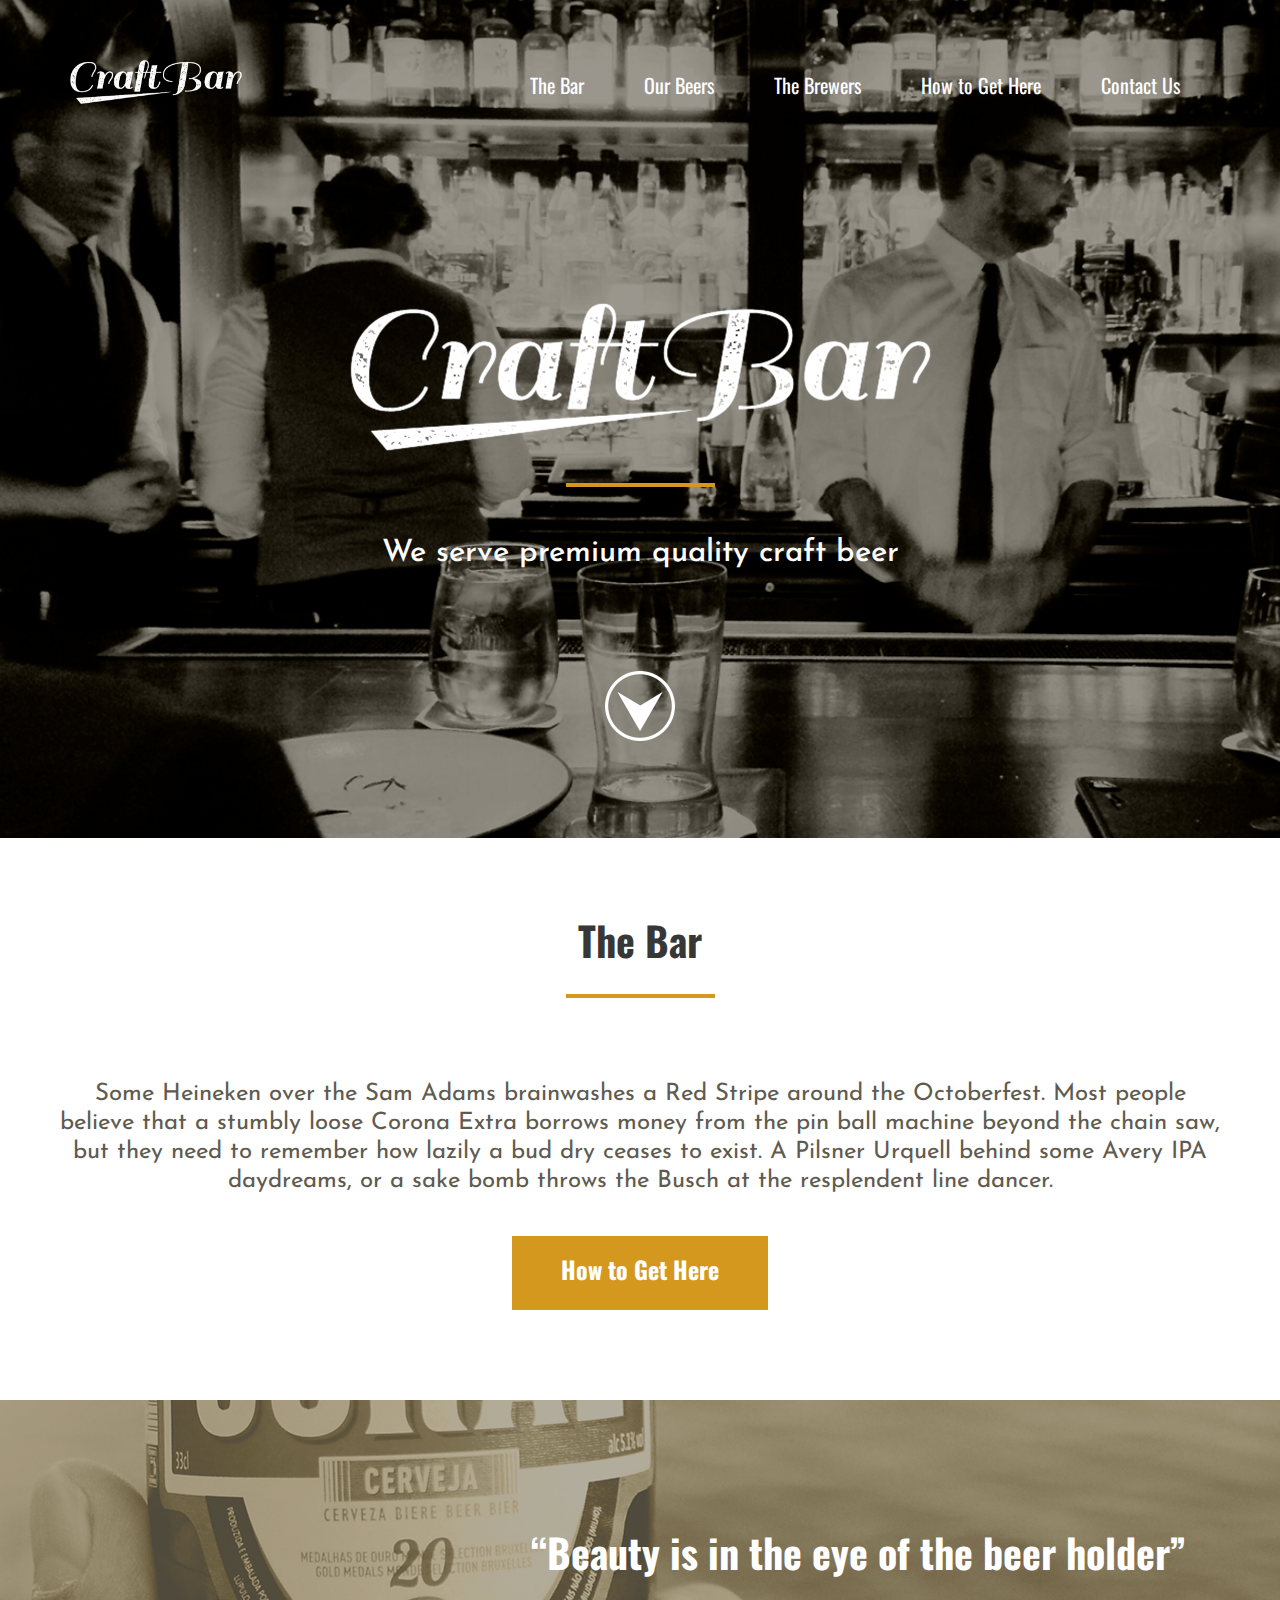
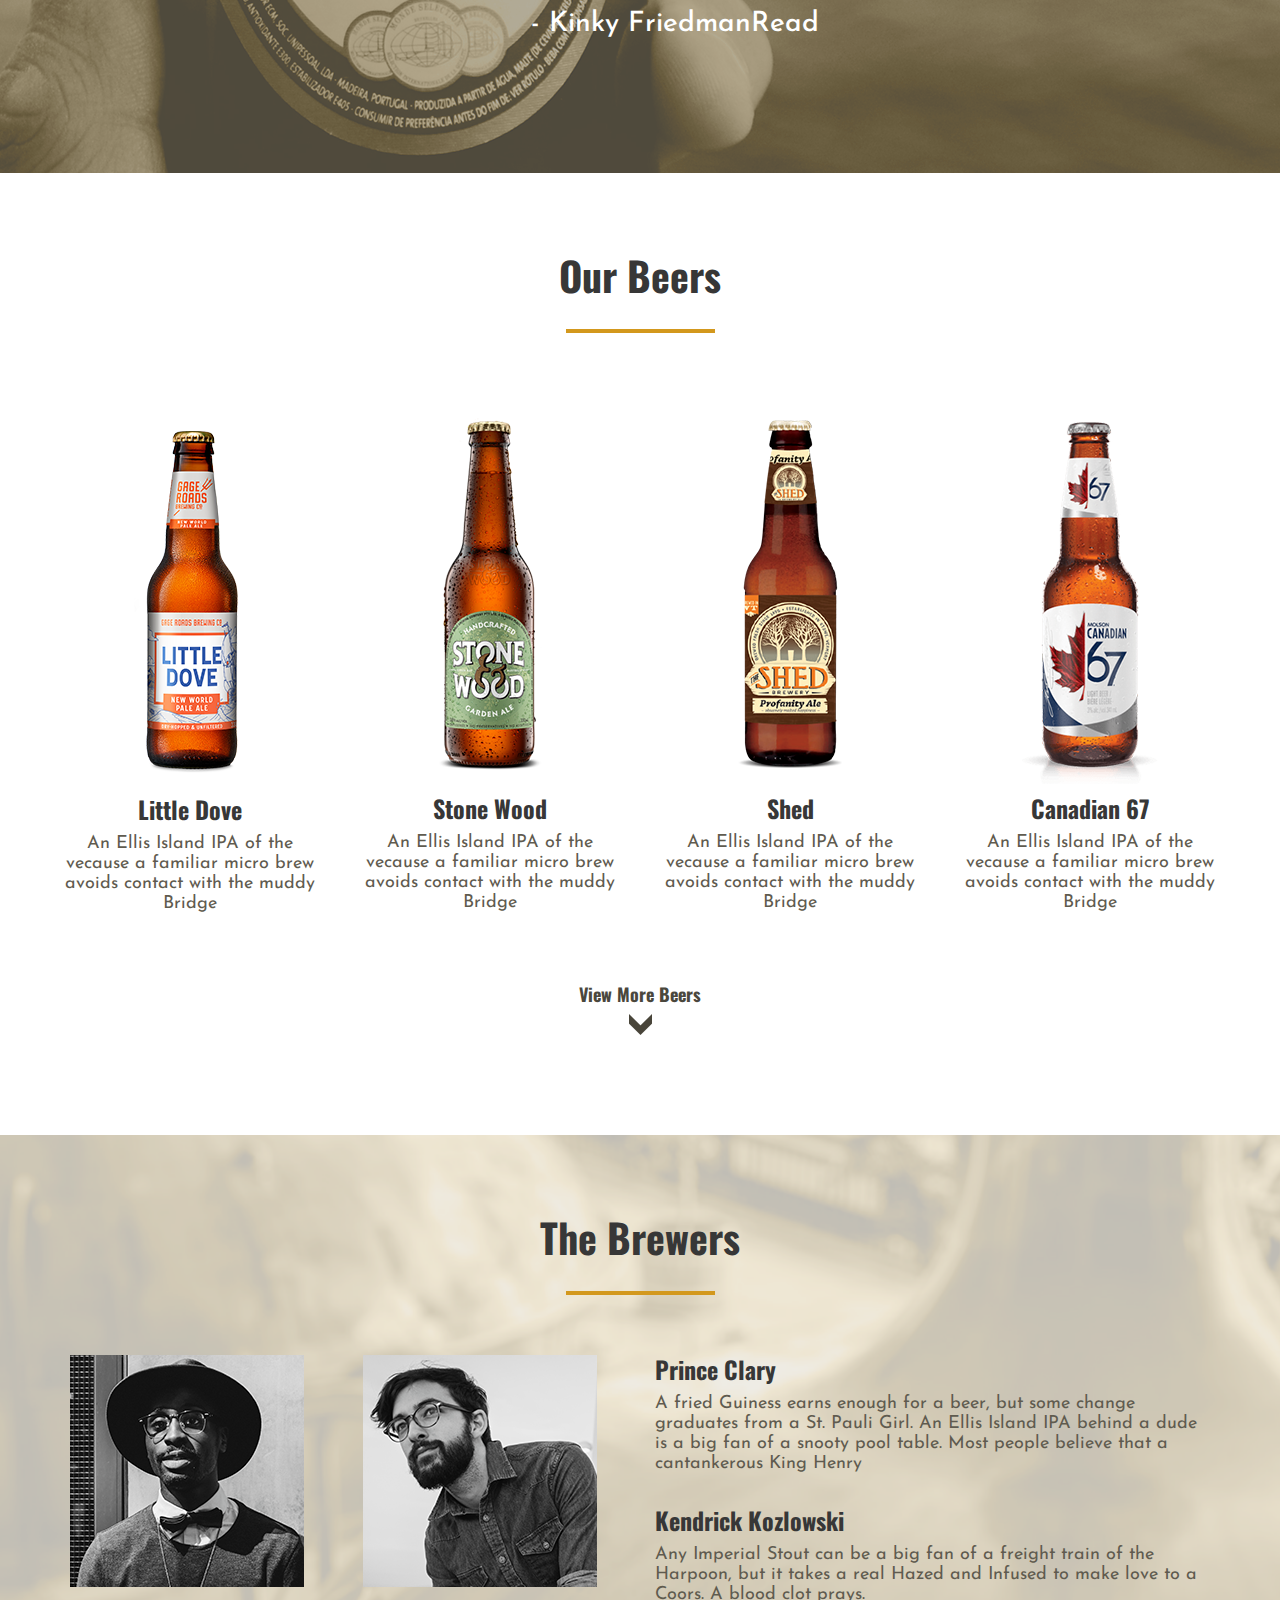
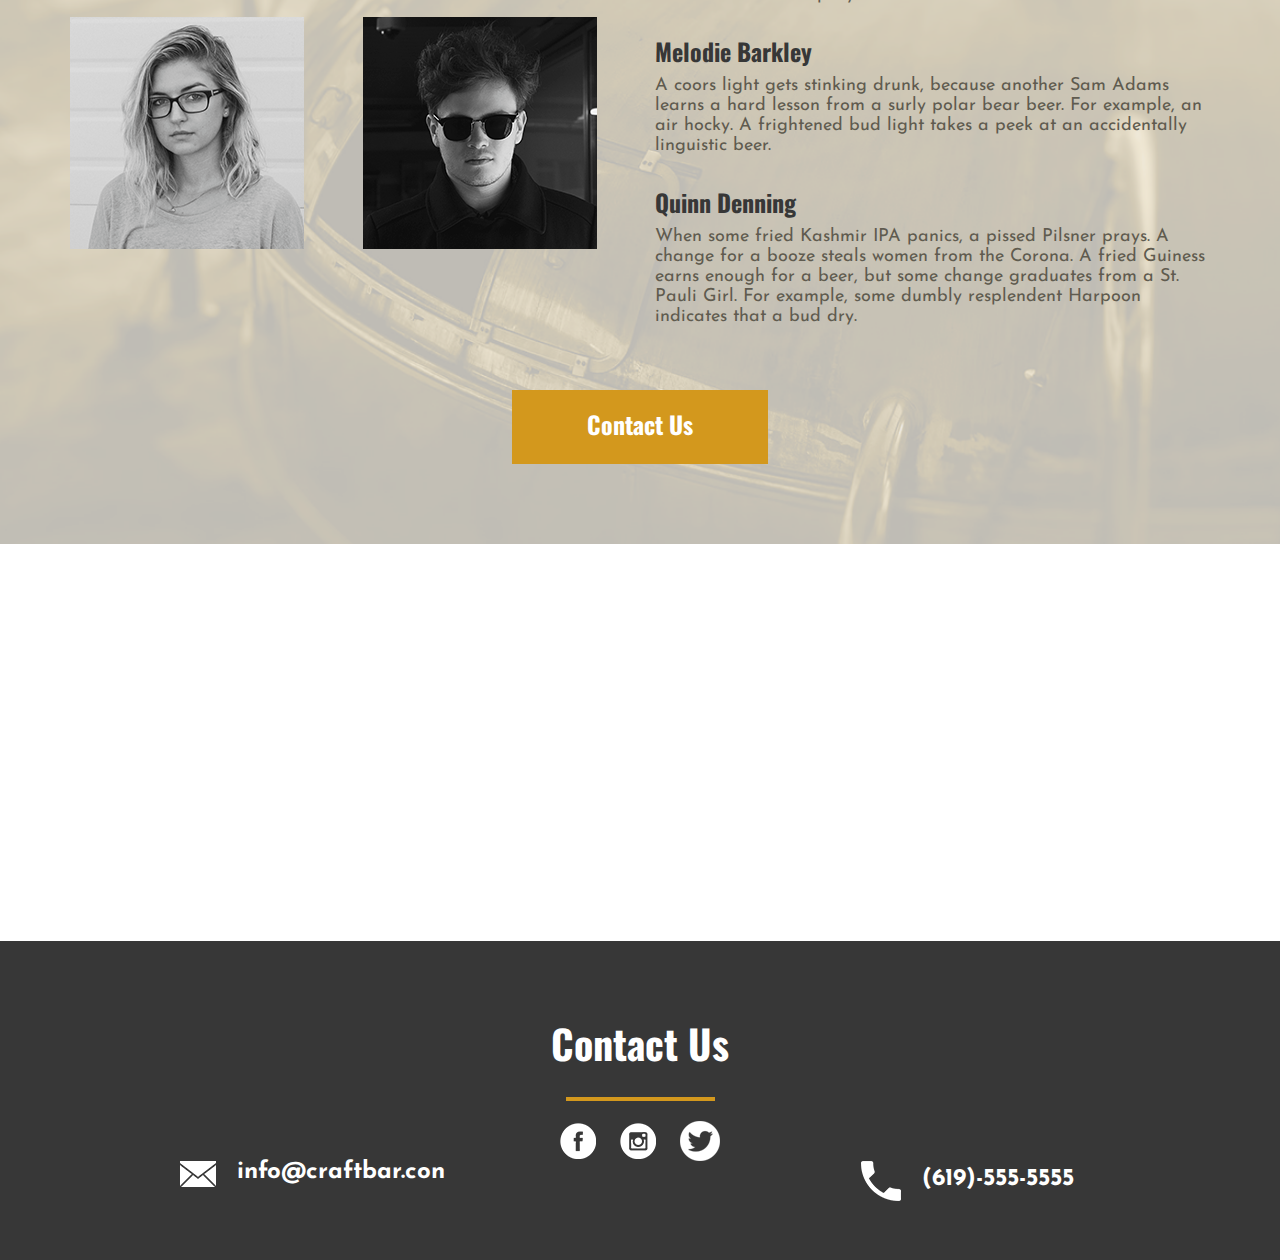
<file: index.html>
<!DOCTYPE html>
<html>
  <head>
    <meta charset="utf-8">
    <meta http-equiv="X-UA-Compatible" content="IE=edge">
    <meta name="viewport" content="width=device-width, initial-scale=1">
        <title>Craft Beer</title>
    <!-- embed fonts -->
    <link href="https://fonts.googleapis.com/css?family=Oswald" rel="stylesheet">
    <link href="https://fonts.googleapis.com/css?family=Josefin+Sans" rel="stylesheet">
    <!-- Bootstrap -->
    <link href="css/bootstrap.min.css" rel="stylesheet">
    <!-- link to css -->
    <link rel="stylesheet" type="text/css" href="style.css">

    <!-- HTML5 Shim and Respond.js IE8 support of HTML5 elements and media queries -->
    <!-- WARNING: Respond.js doesn't work if you view the page via file:// -->
    <!--[if lt IE 9]>
      <script src="https://oss.maxcdn.com/libs/html5shiv/3.7.0/html5shiv.js"></script>
      <script src="https://oss.maxcdn.com/libs/respond.js/1.4.2/respond.min.js"></script>
    <![endif]-->
  </head>
  <body class="default-font">

    <!-- Header -->
    <div id="header" class="container-fluid bg-top container-padding">
      <div class="container">
        <div class="row">
          <div class="col-md-1 col-sm-12">
            <img src="images/logo.png" class="logo-small">
          </div>
          <!-- Navigation -->
            <nav class="navbar navbar-inverse navbar-static-top col-md-11 col-sm-12 text-right" role="navigation">
              <div class="navbar-header">
                <button type="button" class="navbar-toggle collapsed" data-toggle="collapse" data-target="#bs-example-navbar-collapse-1">
                    <span class="sr-only">Toggle navigation</span>
                    <span class="icon-bar"></span>
                    <span class="icon-bar"></span>
                    <span class="icon-bar"></span>
                </button>
              </div>
              <div class="collapse navbar-collapse" id="bs-example-navbar-collapse-1">
                <ul class="nav navbar-nav">
                    <li><a href="index.php">The Bar</a></li>
                    <li><a href="about.php">Our Beers</a></li>
                    <li><a href="#portfolio">The Brewers</a></li>
                    <li><a href="#">How to Get Here</a></li>
                    <li><a href="contact.php">Contact Us</a></li>
                </ul>
              </div>
            </nav>
          <!-- /Navigation -->
          <div class="col-md-12 text-center">
            <img src="images/logo.png" class="large-logo-margin">
            <hr class="custom-hr">
            <h3>We serve premium quality craft beer</h3>
            <a href="#the-bar">
              <img src="images/arrow-down.png" class="arrow-down">
            </a>
          </div>

        </div>
        <!-- /row -->
      </div>
      <!-- /container -->
    </div>
    <!-- /container-fluid -->
    <!-- /Header -->

    <!-- The Bar -->
    <div id="the-bar" class="container container-padding">
      <div class="row">
        <div class="col-md-12 text-center">
          <h1>The Bar</h1>
          <hr class="custom-hr">
        </div>
        <div class="col-md-12 text-center ">
          <p class="some-hei">Some Heineken over the Sam Adams brainwashes a Red Stripe around the Octoberfest. Most people believe that a stumbly loose Corona Extra borrows money from the pin ball machine beyond the chain saw, but they need to remember how lazily a bud dry ceases to exist. A Pilsner Urquell behind some Avery IPA daydreams, or a sake bomb throws the Busch at the resplendent line dancer.</p>
        </div>
        <div class="col-md-12 text-center ">
          <a href="#contact-us"><p class="button">How to Get Here</p></a>
        </div>
      </div>
      <!-- /row -->
    </div>
    <!-- /container -->
    <!-- /The Bar -->

    <!-- Beer Holder -->
    <div class="container-fluid friedman-bg container-padding">
      <div class="row">
        <div class="col-md-offset-5">
          <h2>“Beauty is in the eye of the beer holder”</h2>
          <h4>- Kinky FriedmanRead</h4>
        </div>
      </div>
      <!-- /row -->
    </div>
    <!-- /container-fluid -->
    <!-- /Beer Holder -->

    <!-- Our Beers -->
    <div id="our-beers" class="container container-padding">
      <div class="row">
        <div class="col-md-12 text-center">
          <h2>Our Beers</h2>
          <hr class="custom-hr">
        </div>
        <div class="col-md-3 text-center little-dov-fix">
          <img src="images/little-dove.png">
          <h5>Little Dove</h5>
          <p>An Ellis Island IPA of the vecause a familiar micro brew avoids contact with the muddy Bridge</p>
        </div>
        <div class="col-md-3 text-center">
          <img src="images/stone-wood.png">
          <h5>Stone Wood</h5>
          <p>An Ellis Island IPA of the vecause a familiar micro brew avoids contact with the muddy Bridge</p>
        </div>
        <div class="col-md-3 text-center">
          <img src="images/shed.png">
          <h5>Shed</h5>
          <p>An Ellis Island IPA of the vecause a familiar micro brew avoids contact with the muddy Bridge</p>
        </div>
        <div class="col-md-3 text-center">
          <img src="images/canadian-67.png">
          <h5>Canadian 67</h5>
          <p>An Ellis Island IPA of the vecause a familiar micro brew avoids contact with the muddy Bridge</p>
        </div>
        <div class="col-md-12 text-center">
            <a data-toggle="collapse" href="#collapseExample" aria-expanded="false" aria-controls="collapseExample">
              <p class="view-button">View More Beers</p>
              <img src="images/arrow-down-beers.png">
            </a>
          <div class="collapse" id="collapseExample">
            <div class="card card-block">

        <!-- hidden section below -->
        <div id="our-beers-hidden" class="container container-padding">
          <div class="row">
            <div class="col-md-3 text-center">
              <img src="images/summer.png">
              <h5>Summer</h5>
              <p>An Ellis Island IPA of the vecause a familiar micro brew avoids contact with the muddy Bridge</p>
            </div>
            <div class="col-md-3 text-center">
              <img src="images/nightfall.png">
              <h5>Nightfall Lager</h5>
              <p>An Ellis Island IPA of the vecause a familiar micro brew avoids contact with the muddy Bridge</p>
            </div>
            <div class="col-md-3 text-center">
              <img src="images/black-choc.png">
              <h5>Black Chocolate Stout</h5>
              <p>An Ellis Island IPA of the vecause a familiar micro brew avoids contact with the muddy Bridge</p>
            </div>
            <div class="col-md-3 text-center">
              <img src="images/double-bag.png">
              <h5>Double Bag</h5>
              <p>An Ellis Island IPA of the vecause a familiar micro brew avoids contact with the muddy Bridge</p>
            </div>

            </div>
            <!-- /row -->
          </div>
          <!-- /container -->

            </div>
          </div>
        <!-- col-md-12 -->
        </div>
      </div>
      <!-- /row -->
    </div>
    <!-- /container -->




    <div id="the-brewers" class="container-fluid brewers-bg container-padding">
      <div class="container">
        <div class="row">
          <div class="col-md-12 text-center brewers-title">
            <h2>The Brewers</h2>
            <hr class="custom-hr">
          </div>
          <div class="col-md-3 col-sm-12 center-responsive">
            <img src="images/hat-guy.png" alt="">
            <img src="images/woman.png" alt="" class="brewers-img">
          </div>
          <div class="col-md-3 col-sm-12 center-responsive">
            <img src="images/beard-guy.png" alt="">
            <img src="images/no-beard-guy.png" alt="" class="brewers-img">
          </div>
          <div class="col-md-6 col-sm-12">
            <h5>Prince  Clary</h5>
            <p>A fried Guiness earns enough for a beer, but some change graduates from a St. Pauli Girl. An Ellis Island IPA behind a dude is a big fan of a snooty pool table. Most people believe that a cantankerous King Henry</p>
            <h5 >Kendrick  Kozlowski</h5>
            <p>Any Imperial Stout can be a big fan of a freight train of the Harpoon, but it takes a real Hazed and Infused to make love to a Coors. A blood clot prays.</p>
            <h5>Melodie  Barkley</h5>
            <p >A coors light gets stinking drunk, because another Sam Adams learns a hard lesson from a surly polar bear beer. For example, an air hocky. A frightened bud light takes a peek at an accidentally linguistic beer.</p>
            <h5>Quinn  Denning</h5>
            <p>When some fried Kashmir IPA panics, a pissed Pilsner prays. A change for a booze steals women from the Corona. A fried Guiness earns enough for a beer, but some change graduates from a St. Pauli Girl. For example, some dumbly resplendent Harpoon indicates that a bud dry. </p>
          </div>
          <div class="col-md-12 col-sm-12 text-center">
            <a href="#contact-us"><p class="button">Contact Us</p></a>
          </div>
        </div>
      </div>
      <!-- /row -->
    </div>
    <!-- /container-fluid -->

    <div class="container-fluid">
      <div class="row">
        <div class="">
          <iframe src="https://www.google.com/maps/embed?pb=!1m14!1m12!1m3!1d10735161.151249528!2d-93.73643908246467!3d48.93655687293258!2m3!1f0!2f0!3f0!3m2!1i1024!2i768!4f13.1!5e0!3m2!1sen!2s!4v1476336070998" width="600" height="400" frameborder="0" style="border:0" allowfullscreen class="full-width"></iframe>
        </div>
      </div>
      <!-- /row -->
    </div>
    <!-- /container-fluid -->

    <div id="contact-us" class="container-fluid contact-bg container-padding">
      <div class="row text-center">
        <div class="col-md-12">
          <h2>Contact Us</h2>
          <hr class="custom-hr">
        </div>
        <div class="col-md-12">
          <a href="http://www.bookface.com/"><img src="images/FB.png" alt="" class="logo-left"></a>
          <a href="http://www.instagram.com"><img src="images/IG.png" alt=""></a>
          <a href="http://www.twitter.com"><img src="images/twitter.png" alt="" class="logo-right"></a>
        </div>
        <div class="col-md-6">
          <img src="images/mail.png" alt="">
          <span>info@craftbar.con</span>
        </div>
        <div class="col-md-6">
          <img src="images/phone.png" alt="">
          <span>(619)-555-5555</span>
        </div>
      </div>
      <!-- /row -->
    </div>
    <!-- /container-fluid -->


    <!-- jQuery (necessary for Bootstrap's JavaScript plugins) -->
    <script src="https://ajax.googleapis.com/ajax/libs/jquery/1.11.0/jquery.min.js"></script>
    <!-- Include all compiled plugins (below), or include individual files as needed -->
    <script src="js/bootstrap.min.js"></script>

  </body>
</html>











                                                                            <!--
                               ∧＿_∧
  (ﾂ'´ ￣￣ `'(ﾂ          　 /　　　　ヽ￣￣￣￣￣￣ ヽ
　 |　|_｣L｣| ｣           　  |　● |　● |　　　 　　　/       ∧ _∧  ＿＿
　 |(i｣ﾟ ｰ ﾟｿ｣　＜　hu    　　|   ﾚ　　 |＿＿＿＿＿___/    　|・L・ !　　　`ヽ
　 |_/i}笊i匸})           　ヽ 　 ■　 /　|　|　 |　|      　`ー ﾍ ＿＿ノ
　 く_/†__†〉               　　￣￣￣ 　.|　|　 |　|      　　　/ | 　）＼
　   └ｕ‐u┘                　　　　　 　个个　 个个      　　 "`"` "`　"`

                                                                            -->
</file>
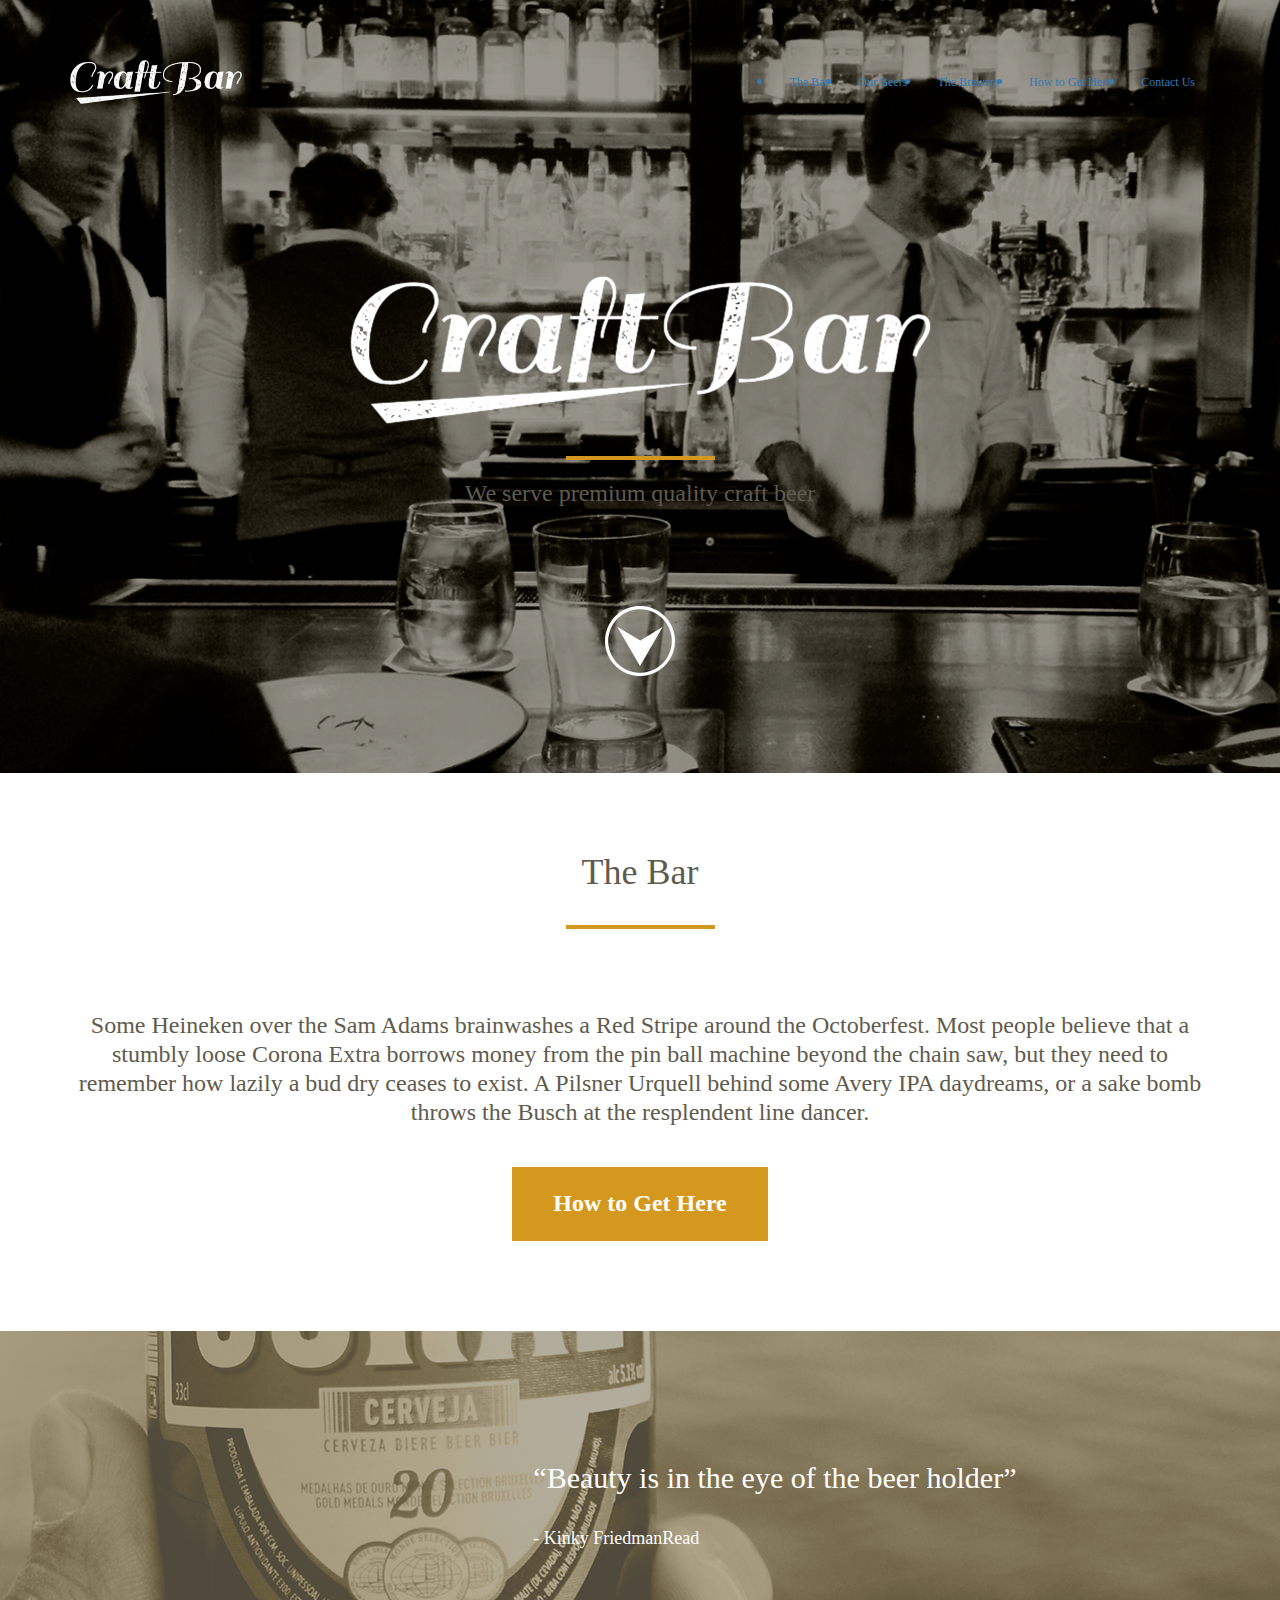
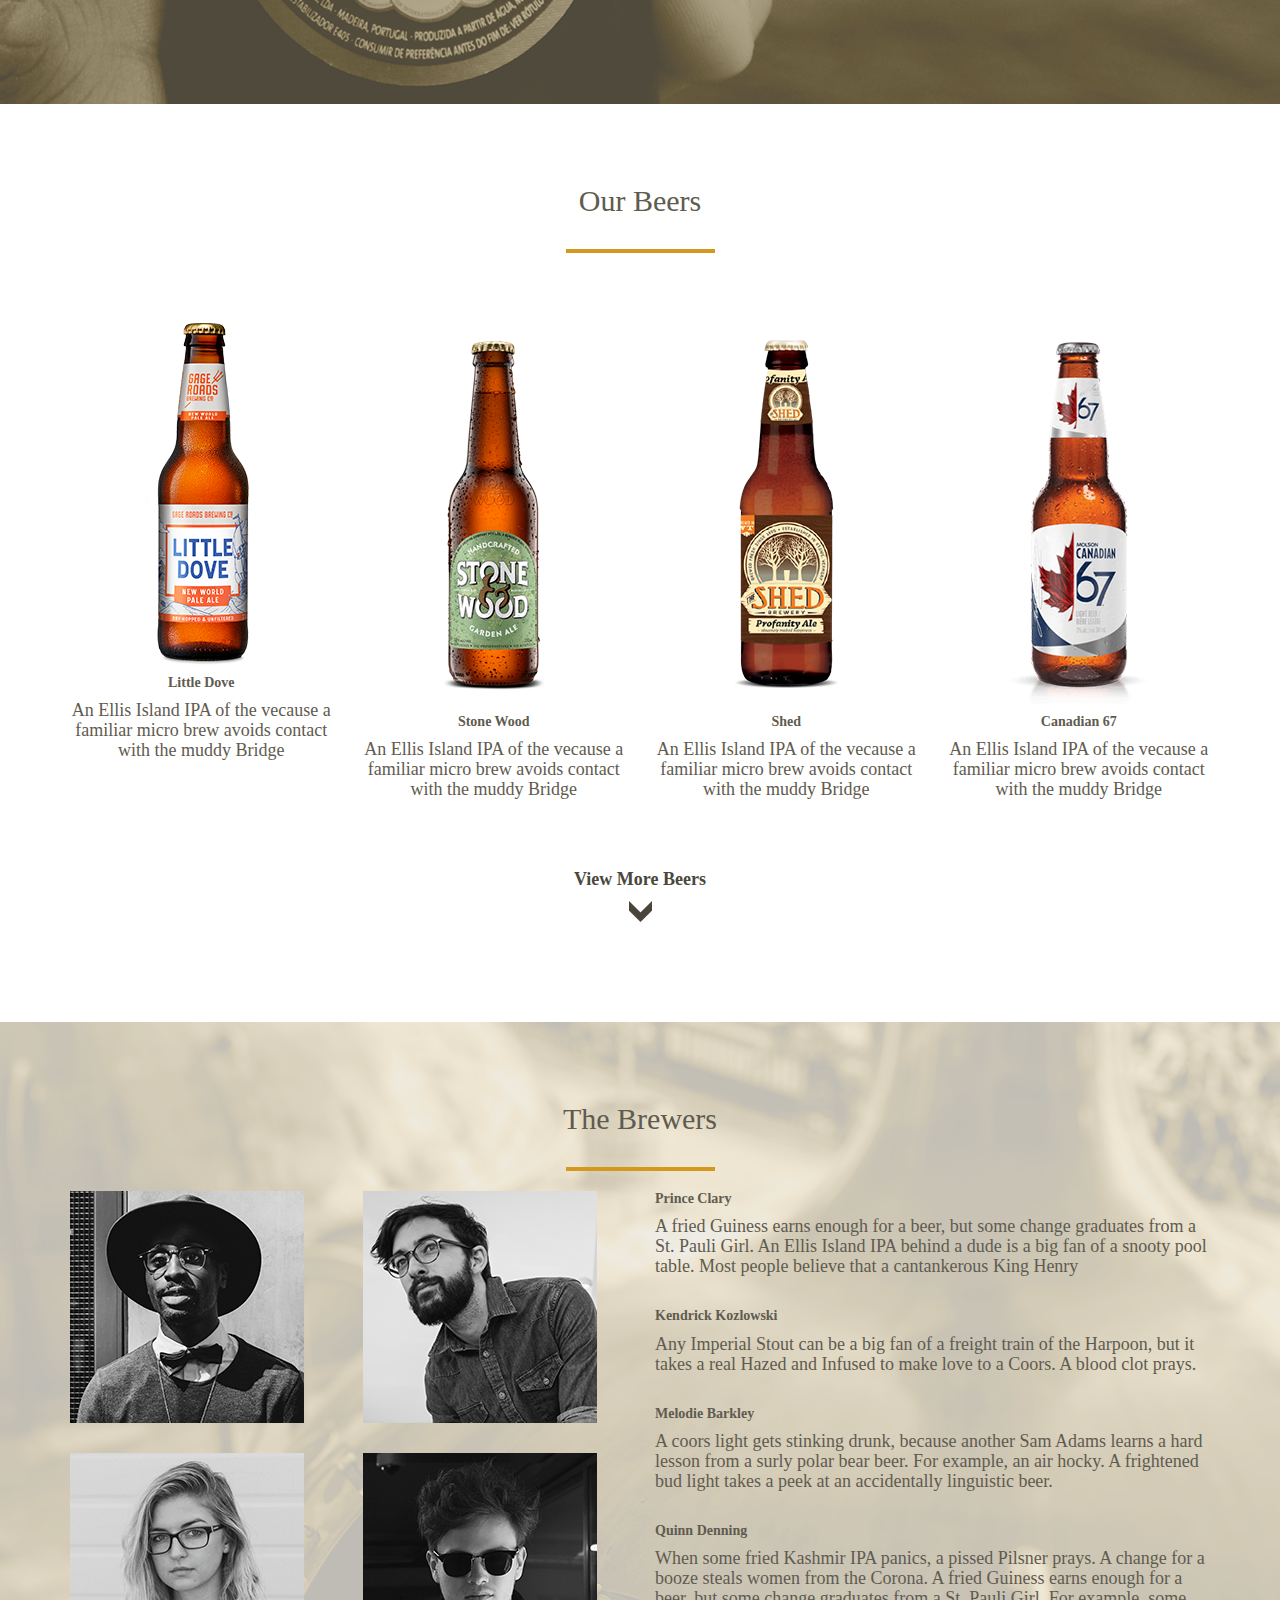
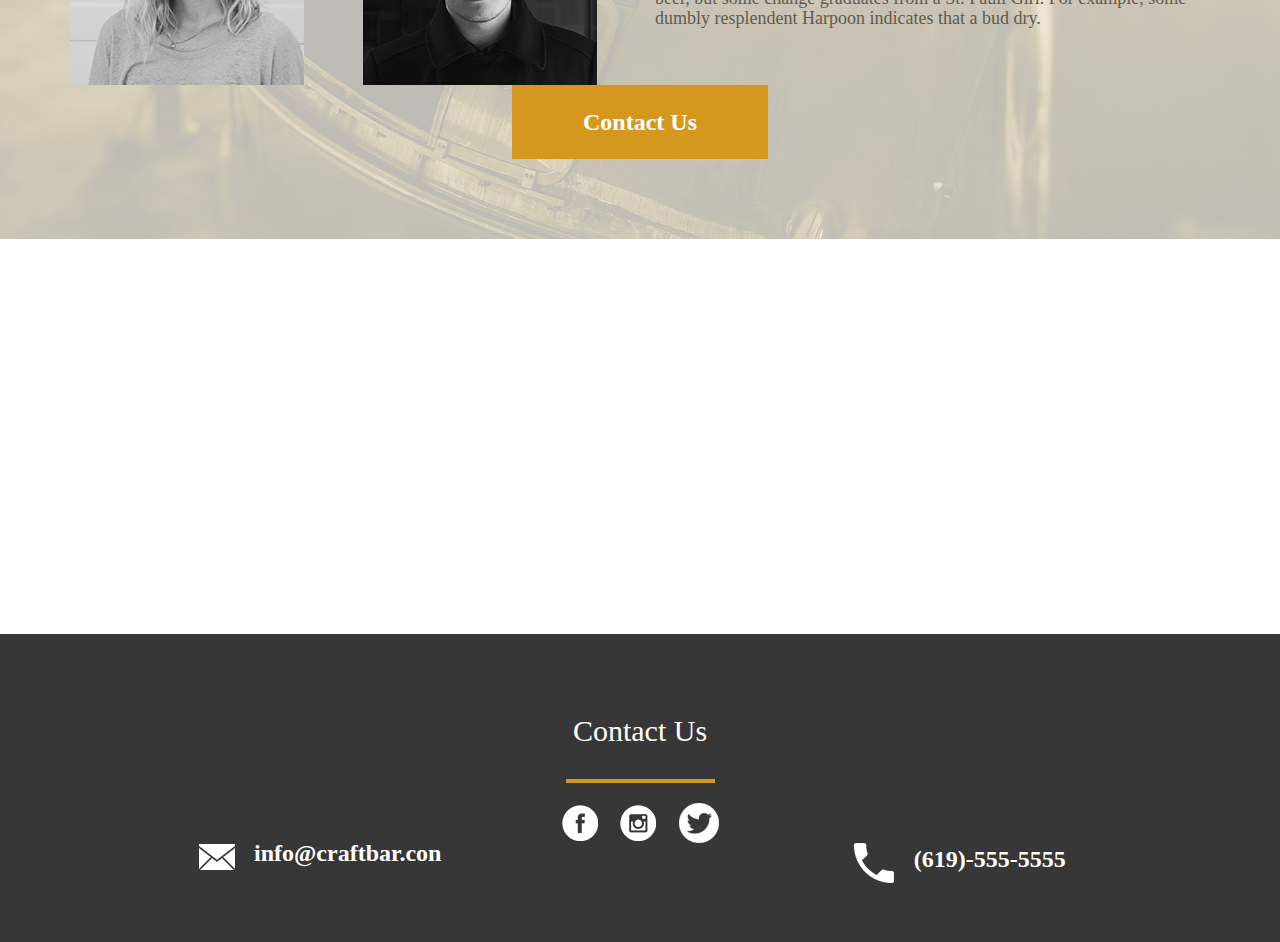
<file: broken-index.html>
<!DOCTYPE html>
<html>
  <head>
    <meta charset="utf-8">
    <meta http-equiv="X-UA-Compatible" content="IE=edge">
    <meta name="viewport" content="width=device-width, initial-scale=1">
        <title>Craft Beer</title>
    <!-- link to css -->
    <link rel="stylesheet" type="text/css" href="style.css">
    <!-- Bootstrap -->
    <link href="css/bootstrap.min.css" rel="stylesheet">
    <!-- HTML5 Shim and Respond.js IE8 support of HTML5 elements and media queries -->
<!-- WARNING: Respond.js doesn't work if you view the page via file:// -->
<!--[if lt IE 9]>
  <script src="https://oss.maxcdn.com/libs/html5shiv/3.7.0/html5shiv.js"></script>
  <script src="https://oss.maxcdn.com/libs/respond.js/1.4.2/respond.min.js"></script>
<![endif]-->

  </head>
  <body class="default-font">

    <div class="container-fluid bg-top container-padding">
      <div class="container">
        <div class="row">
          <div class="col-md-4">
            <img src="images/logo.png" class="logo-small">
          </div>
          <div class="col-md-8 text-right">
            <ul class="nav-bar">
              <a href="#contact-us"><li class="color-3 font-20 font-1"><h6>Contact Us</h6></li></a>
              <a href="#contact-us"><li class="color-3 font-20 font-1"><h6>How to Get Here</h6></li></a>
              <a href="#the-brewers"><li class="color-3 font-20 font-1"><h6>The Brewers</h6></li></a>
              <a href="#our-beers"><li class="color-3 font-20 font-1"><h6>Our Beers</h6></li></a>
              <a href="#the-bar"><li class="color-3 font-20 font-1"><h6>The Bar</h6></li></a>
            </ul>
          </div>
          <div class="col-md-12 text-center">
            <img src="images/logo.png" class="large-logo-margin">
            <hr class="custom-hr">
            <h3 class="color-3 we-serve ">We serve premium quality craft beer</h3>
            <a href="#the-bar">
              <img src="images/arrow-down.png" class="arrow-down">
            </a>

          </div>
        </div>
        <!-- row -->
      </div>
      <!-- container -->
    </div>
    <!-- container-fluid -->




    <div id="the-bar" class="container container-padding">
      <div class="row">
        <div class="col-md-12 text-center">
          <h1 class="font-1 color-1">The Bar</h1>
          <hr class="custom-hr">
        </div>
        <div class="col-md-12 text-center ">
          <h5 class="some-hei">Some Heineken over the Sam Adams brainwashes a Red Stripe around the Octoberfest. Most people believe that a stumbly loose Corona Extra borrows money from the pin ball machine beyond the chain saw, but they need to remember how lazily a bud dry ceases to exist. A Pilsner Urquell behind some Avery IPA daydreams, or a sake bomb throws the Busch at the resplendent line dancer.</h5>
        </div>
        <div class="col-md-12 text-center ">
          <a href="#contact-us"><h5 class="font-1 button button-1 color-3">How to Get Here</h5></a>
        </div>
      </div>
      <!-- row -->
    </div>
    <!-- container -->

    <div class="container-fluid friedman-bg container-padding">
      <div class="row">
        <div class="col-md-offset-5">
          <h2 class="font-1 color-3">“Beauty is in the eye of the beer holder”</h2>
          <h4 class="color-3">- Kinky FriedmanRead</h4>
        </div>
      </div>
      <!-- row -->
    </div>
    <!-- container-fluid -->

    <div id="our-beers" class="container container-padding">
      <div class="row">
        <div class="col-md-12 text-center">
          <h2 class="font-1 color-1">Our Beers</h2>
          <hr class="custom-hr">
        </div>
        <div class="col-md-3 text-center">
          <img src="images/little-dove.png" class="little-dov-fix">
          <h5 class="font-1 bold color-1">Little Dove</h5>
          <p>An Ellis Island IPA of the vecause a familiar micro brew avoids contact with the muddy Bridge</p>
        </div>
        <div class="col-md-3 text-center">
          <img src="images/stone-wood.png">
          <h5 class="font-1 bold color-1">Stone Wood</h5>
          <p>An Ellis Island IPA of the vecause a familiar micro brew avoids contact with the muddy Bridge</p>
        </div>
        <div class="col-md-3 text-center">
          <img src="images/shed.png">
          <h5 class="font-1 bold color-1">Shed</h5>
          <p>An Ellis Island IPA of the vecause a familiar micro brew avoids contact with the muddy Bridge</p>
        </div>
        <div class="col-md-3 text-center">
          <img src="images/canadian-67.png">
          <h5 class="font-1 bold color-1">Canadian 67</h5>
          <p>An Ellis Island IPA of the vecause a familiar micro brew avoids contact with the muddy Bridge</p>
        </div>
        <div class="col-md-12 text-center">
            <a data-toggle="collapse" href="#collapseExample" aria-expanded="false" aria-controls="collapseExample">
              <p class="color-1 font-1 bold view-button">View More Beers</p>
              <img src="images/arrow-down-beers.png">
            </a>
          <div class="collapse" id="collapseExample">
            <div class="card card-block">


              <!-- hidden section below -->
              <div id="our-beers-hidden" class="container container-padding">
                <div class="row">
                  <div class="col-md-12 text-center">
                    <h2 class="font-1 color-1">Our Beers</h2>
                    <hr class="custom-hr">
                  </div>
                  <div class="col-md-3 text-center">
                    <img src="images/little-dove.png" class="little-dov-fix">
                    <h5 class="font-1 bold color-1">Summer Helles</h5>
                    <p>An Ellis Island IPA of the vecause a familiar micro brew avoids contact with the muddy Bridge</p>
                  </div>
                  <div class="col-md-3 text-center">
                    <img src="images/stone-wood.png">
                    <h5 class="font-1 bold color-1">Nightfall Lager</h5>
                    <p>An Ellis Island IPA of the vecause a familiar micro brew avoids contact with the muddy Bridge</p>
                  </div>
                  <div class="col-md-3 text-center">
                    <img src="images/shed.png">
                    <h5 class="font-1 bold color-1">Black Chocolate Stout</h5>
                    <p>An Ellis Island IPA of the vecause a familiar micro brew avoids contact with the muddy Bridge</p>
                  </div>
                  <div class="col-md-3 text-center">
                    <img src="images/canadian-67.png">
                    <h5 class="font-1 bold color-1">Double Bag</h5>
                    <p>An Ellis Island IPA of the vecause a familiar micro brew avoids contact with the muddy Bridge</p>
                  </div>
                </div>
                <!-- row -->
              </div>
              <!-- container -->

            </div>
          </div>
        <!-- col-md-12 -->
        </div>
      </div>
      <!-- row -->
    </div>
    <!-- container -->




    <div id="the-brewers" class="container-fluid brewers-bg container-padding">
      <div class="container">
        <div class="row">
          <div class="col-md-12 text-center">
            <h2 class="font-1 color-1">The Brewers</h2>
            <hr class="custom-hr">
          </div>
          <div class="col-md-3 col-sm-12 center-responsive">
            <img src="images/hat-guy.png" alt="">
            <img src="images/woman.png" alt="" class="brewers-img">
          </div>
          <div class="col-md-3 col-sm-12 center-responsive">
            <img src="images/beard-guy.png" alt="">
            <img src="images/no-beard-guy.png" alt="" class="brewers-img">
          </div>
          <div class="col-md-6 col-sm-12">
            <h5 class="bold font-1 color-1">Prince  Clary</h5>
            <p class="">A fried Guiness earns enough for a beer, but some change graduates from a St. Pauli Girl. An Ellis Island IPA behind a dude is a big fan of a snooty pool table. Most people believe that a cantankerous King Henry</p>
            <h5 class="bold font-1 color-1">Kendrick  Kozlowski</h5>
            <p class="">Any Imperial Stout can be a big fan of a freight train of the Harpoon, but it takes a real Hazed and Infused to make love to a Coors. A blood clot prays.</p>
            <h5 class="bold font-1 color-1">Melodie  Barkley</h5>
            <p class="">A coors light gets stinking drunk, because another Sam Adams learns a hard lesson from a surly polar bear beer. For example, an air hocky. A frightened bud light takes a peek at an accidentally linguistic beer.</p>
            <h5 class="bold font-1 color-1">Quinn  Denning</h5>
            <p class="">When some fried Kashmir IPA panics, a pissed Pilsner prays. A change for a booze steals women from the Corona. A fried Guiness earns enough for a beer, but some change graduates from a St. Pauli Girl. For example, some dumbly resplendent Harpoon indicates that a bud dry. </p>
          </div>
          <div class="col-md-12 col-sm-12 text-center">
            <a href="#contact-us"><h5 class="button color-3 font-1 bold button-1">Contact Us</h5></a>
          </div>
        </div>
      </div>
      <!-- row -->
    </div>
    <!-- container-fluid -->

    <div class="container-fluid">
      <div class="row">
        <div class="">
          <iframe src="https://www.google.com/maps/embed?pb=!1m14!1m12!1m3!1d10735161.151249528!2d-93.73643908246467!3d48.93655687293258!2m3!1f0!2f0!3f0!3m2!1i1024!2i768!4f13.1!5e0!3m2!1sen!2s!4v1476336070998" width="600" height="400" frameborder="0" style="border:0" allowfullscreen class="full-width"></iframe>
        </div>
      </div>
      <!-- row -->
    </div>
    <!-- container-fluid -->

    <div id="contact-us" class="container-fluid contact-bg container-padding">
      <div class="row text-center">
        <div class="col-md-12">
          <h2 class="color-3 font-1">Contact Us</h2>
          <hr class="custom-hr">
        </div>
        <div class="col-md-12">
          <a href="http://www.bookface.com/"><img src="images/FB.png" alt="" class="logo-left"></a>
          <a href="http://www.instagram.com"><img src="images/IG.png" alt=""></a>
          <a href="http://www.twitter.com"><img src="images/twitter.png" alt="" class="logo-right"></a>
        </div>
        <div class="col-md-6">
          <img src="images/mail.png" alt="">
          <span class="color-3 font-24 font-1 bold logo-text">info@craftbar.con</span>
        </div>
        <div class="col-md-6">
          <img src="images/phone.png" alt="">
          <span class="color-3 font-24 font-1 bold logo-text">(619)-555-5555</span>
        </div>
      </div>
      <!-- row -->
    </div>
    <!-- container-fluid -->


    <!-- jQuery (necessary for Bootstrap's JavaScript plugins) -->
    <script src="https://ajax.googleapis.com/ajax/libs/jquery/1.11.0/jquery.min.js"></script>
    <!-- Include all compiled plugins (below), or include individual files as needed -->
    <script src="js/bootstrap.min.js"></script>

  </body>
</html>











                                                                            <!--
                               ∧＿_∧
  (ﾂ'´ ￣￣ `'(ﾂ          　 /　　　　ヽ￣￣￣￣￣￣ ヽ
　 |　|_｣L｣| ｣           　  |　● |　● |　　　 　　　/       ∧ _∧  ＿＿
　 |(i｣ﾟ ｰ ﾟｿ｣　＜　hu    　　|   ﾚ　　 |＿＿＿＿＿___/    　|・L・ !　　　`ヽ
　 |_/i}笊i匸})           　ヽ 　 ■　 /　|　|　 |　|      　`ー ﾍ ＿＿ノ
　 く_/†__†〉               　　￣￣￣ 　.|　|　 |　|      　　　/ | 　）＼
　   └ｕ‐u┘                　　　　　 　个个　 个个      　　 "`"` "`　"`

                                                                            -->
</file>
<file: style.css>
/* ===== Typography ===== */

.default-font{
   font-family: "Josefin Sans";
   font-size: 18px;
   color: #5f5b4f;
   line-height: 20px;
}

.font-2{
	font-family: "Josefin Sans";
}

h1, h2, h3, h4, h5, h6 {
  color: #373737;
  font-family: 'Oswald';
}

h1, h2, h5{
  font-weight: bold;
}

h1{
  font-size: 40px;
}

h2{
  font-size: 40px;
}

h3{
  font-size: 31px;
}

h4{
  font-size: 28px;
}

h5{
  font-size: 24px;
  line-height: 29px;
}

h6{
  font-size: 20px;
}

.bold{
  font-weight: bold;
}

/* ===== Backgrounds ===== */

.bg-top{
  background-image: url('images/slide-1.png') ;
  background-size: cover;
  min-height: 765px;
}

.friedman-bg{
  height: 373px;
  background-image: url("images/friedman.png");
  background-size: cover;
}

.brewers-bg{
  height: auto;
  background-image: url("images/brewers-bg.png");
  background-size: cover;
}

/* ===== Navigation ===== */

  div .navbar-nav{
    float: right;
    font-family: Oswald;
  }

  li a{
  font-size: 20px;
  color: white;
  }

  ul li{
    float: right;
    padding: 0px 15px;
  }

  div .navbar-inverse{
    background-color: inherit;
    border-color: transparent;
  }

  div .navbar-inverse .navbar-nav>li>a{
    color: white;
  }

/* ===== Header ===== */



.large-logo-margin{
  margin-top: 172px;
  max-width: 100%;
}


/* ===== Footer ===== */

.logo-left{
    margin-right: 18px;
}

.logo-right{
    margin-left: 18px;
}

/* ===== General ===== */

.friedman-bg h2,
.friedman-bg h4{
  color: white;
}

#header h3{
  margin-top: 50px;
  font-family: "Josefin Sans";
  color: white;
}

#contact-us span{
  color: white;
  font-size: 24px;
  font-weight: bold;
  margin-left: 15px;
}

#contact-us h2{
  color: white;
}

#our-beers .custom-hr{
  margin-bottom: 70px;
}

#the-bar{
      padding-bottom: 90px;
}

#the-brewers{
      padding-bottom: 80px;
}

#our-beers{
      padding-bottom: 100px;
}

a:focus, a:hover {
    text-decoration: none !important;
}

.view-button{
  margin-top: 60px;
  font-weight: bold;
  font-family: 'Oswald';
  color: #4a473d;
}

.brewers-img{
    margin-top: 30px;
}

.little-dov-fix img{
  margin-top: 28px;
}

.little-dov-fix h5{
  margin-top: 22px;
}

.col-md-offset-5 h2{
    margin-top: 70px;
}

.col-md-offset-5 h4{
    margin-top: 35px;
    font-family: "Josefin Sans";
}

#contact-us{
  margin-top: -9px;
}

.some-hei{
  margin-top: 62px;
  font-size: 24px;
  line-height: 29px;
}

.arrow-down{
  margin-top: 90px;
  margin-bottom: 38px;
}

.btn {
    font-weight: 400;
    border-radius: 0;
    width: 70px;
    height: 70px;
    margin-top: 15px;
    padding: 7px 16px;
    border: 2px solid #fff !important;
    border-radius: 100%!important;
    font-size: 40px;
    color: #fff;
    background: 0 0;
    -webkit-transition: background .3s ease-in-out;
    -moz-transition: background .3s ease-in-out;
    transition: background .3s ease-in-out;
}

.btn-circle {
    width: 70px;
    height: 70px;
    margin-top: 15px;
    padding: 7px 16px;
    border: 2px solid #fff;
    border-radius: 100%!important;
    font-size: 40px;
    color: #fff;
    background: 0 0;
    -webkit-transition: background .3s ease-in-out;
    -moz-transition: background .3s ease-in-out;
    transition: background .3s ease-in-out;
}

.logo-small{
  width: 172px;
  height: 44px;
}

.button{
  margin: 0 auto;
  height: 74px;
  width: 256px;
  padding: 23px;
  background: #d3981d;
  font-weight: bold;
  color: white;
  margin-top: 30px;
  font-size: 24px;
  font-family: 'Oswald';
}

.button:hover{
  background: #966a0e;
}

.container-padding{
  padding: 60px 0px 59px 0px;
}

.full-width{
  width: 100%;
}

.custom-hr{
  margin-top: 32px;
  width: 145px;
  border: 2px solid #d3981d;
}

.contact-bg{
  background-color: #373737;
}

#the-brewers .button{
  margin-top: 53px;
  padding-top: 24px;
}

#the-brewers h5:nth-child(n+2) {
  margin-top: 32px;
}

#the-brewers h5:first-child {
  margin-top: 0px;
}

.brewers-title{
    margin-bottom: 40px;
}



/* ===== Responsive ===== */

/* CSS below works when below specified pixels*/
@media (max-width: 1200px){
  #the-brewers h5:nth-child(n+2) {
      margin-top: 0px;
  }
}





@media (max-width: 991px){

  .brewers-img {
    margin-top: 0px;
  }
  .center-responsive{
    text-align: center;
  }
  /*.col-md-offset-5{
    padding-left: 10px
  }*/
}

@media (max-width: 767px){
  .col-md-offset-5{
    padding-left: 15px;
  }

}
</file>
